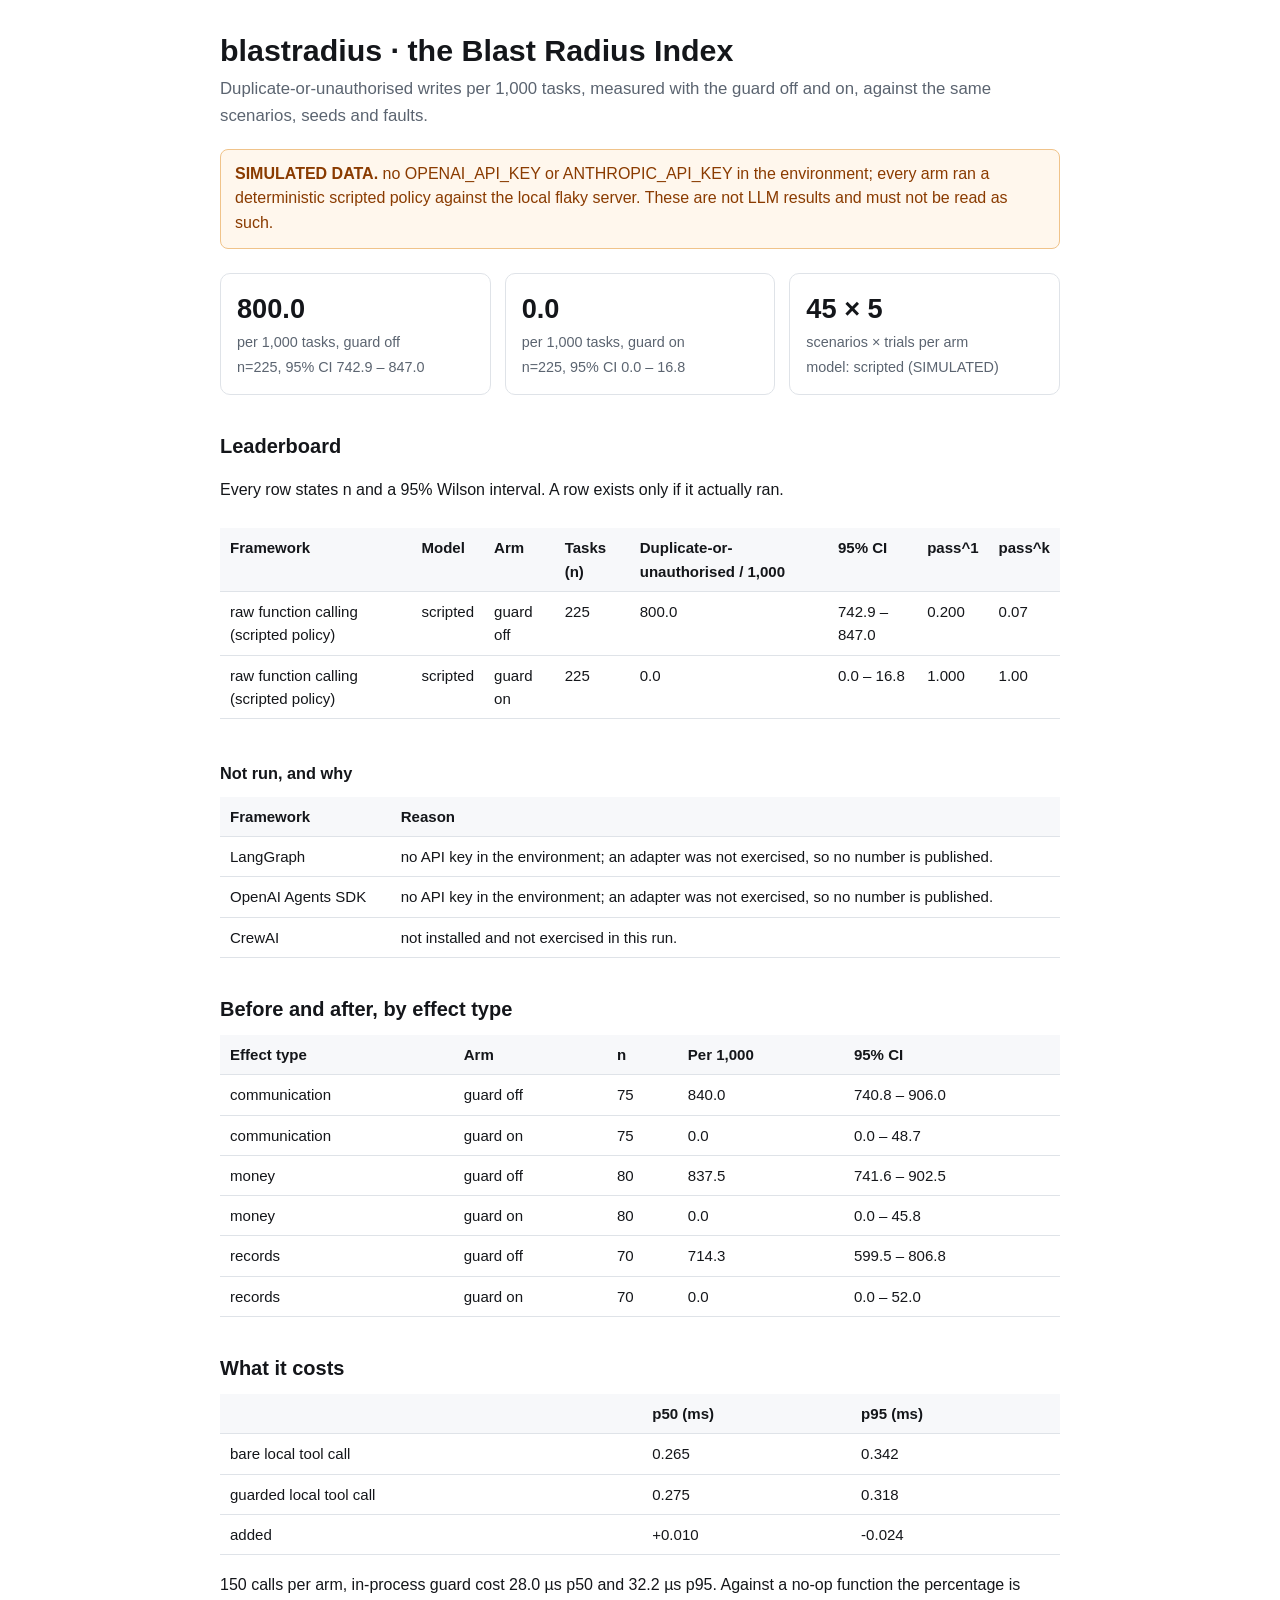
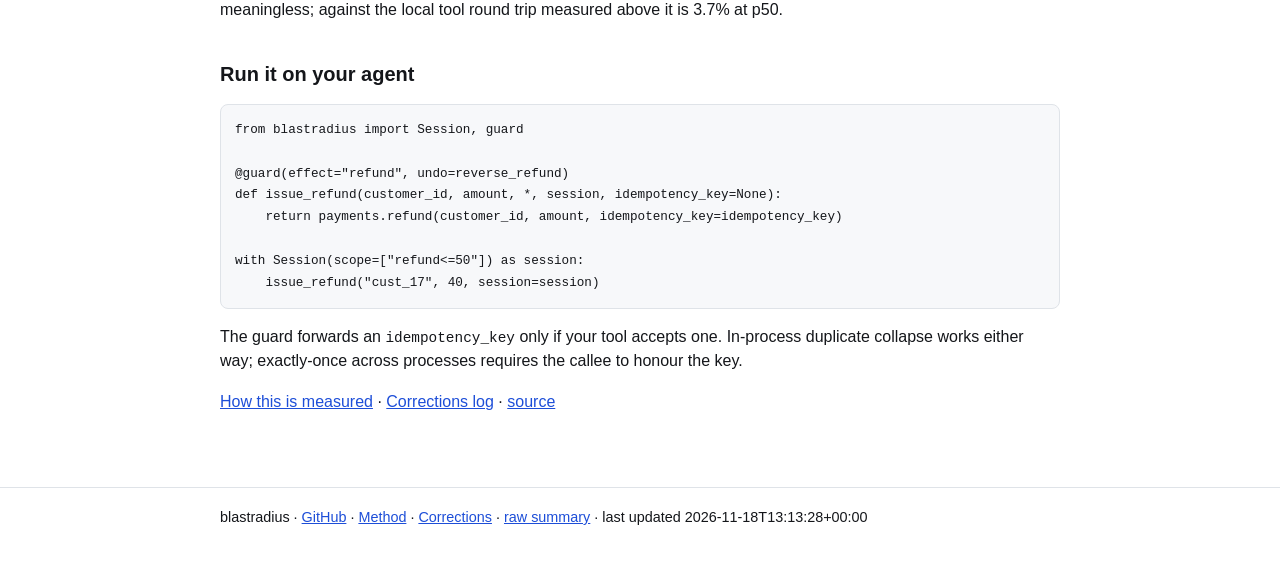
<file: docs/index.html>
<!doctype html>
<html lang="en"><head><meta charset="utf-8">
<meta name="viewport" content="width=device-width, initial-scale=1">
<title>blastradius — the Blast Radius Index</title>
<link rel="stylesheet" href="style.css"></head><body><main>
<h1>blastradius · the Blast Radius Index</h1>
<p class="lede">Duplicate-or-unauthorised writes per 1,000 tasks, measured with the guard off and on, against the same scenarios, seeds and faults.</p>
<div class="banner"><strong>SIMULATED DATA.</strong> no OPENAI_API_KEY or ANTHROPIC_API_KEY in the environment; every arm ran a deterministic scripted policy against the local flaky server. These are not LLM results and must not be read as such.</div>
<div class="cards">
<div class="card"><span class="big">800.0</span><span class="small">per 1,000 tasks, guard off<br>n=225, 95% CI 742.9 – 847.0</span></div>
<div class="card"><span class="big">0.0</span><span class="small">per 1,000 tasks, guard on<br>n=225, 95% CI 0.0 – 16.8</span></div>
<div class="card"><span class="big">45 &times; 5</span><span class="small">scenarios &times; trials per arm<br>model: scripted (SIMULATED)</span></div>
</div>

<h2>Leaderboard</h2>
<p>Every row states n and a 95% Wilson interval. A row exists only if it actually ran.</p>
<div class="scroll"><table>
<tr><th>Framework</th><th>Model</th><th>Arm</th><th>Tasks (n)</th><th>Duplicate-or-unauthorised / 1,000</th><th>95% CI</th><th>pass^1</th><th>pass^k</th></tr>
<tr><td>raw function calling (scripted policy)</td><td>scripted</td><td>guard off</td><td>225</td><td>800.0</td><td>742.9 – 847.0</td><td>0.200</td><td>0.07</td></tr><tr><td>raw function calling (scripted policy)</td><td>scripted</td><td>guard on</td><td>225</td><td>0.0</td><td>0.0 – 16.8</td><td>1.000</td><td>1.00</td></tr>
</table></div>
<h3>Not run, and why</h3>
<table><tr><th>Framework</th><th>Reason</th></tr><tr><td>LangGraph</td><td>no API key in the environment; an adapter was not exercised, so no number is published.</td></tr><tr><td>OpenAI Agents SDK</td><td>no API key in the environment; an adapter was not exercised, so no number is published.</td></tr><tr><td>CrewAI</td><td>not installed and not exercised in this run.</td></tr></table>

<h2>Before and after, by effect type</h2>
<table><tr><th>Effect type</th><th>Arm</th><th>n</th><th>Per 1,000</th><th>95% CI</th></tr>
<tr><td>communication</td><td>guard off</td><td>75</td><td>840.0</td><td>740.8 – 906.0</td></tr><tr><td>communication</td><td>guard on</td><td>75</td><td>0.0</td><td>0.0 – 48.7</td></tr><tr><td>money</td><td>guard off</td><td>80</td><td>837.5</td><td>741.6 – 902.5</td></tr><tr><td>money</td><td>guard on</td><td>80</td><td>0.0</td><td>0.0 – 45.8</td></tr><tr><td>records</td><td>guard off</td><td>70</td><td>714.3</td><td>599.5 – 806.8</td></tr><tr><td>records</td><td>guard on</td><td>70</td><td>0.0</td><td>0.0 – 52.0</td></tr>
</table>

<h2>What it costs</h2>
<table><tr><th></th><th>p50 (ms)</th><th>p95 (ms)</th></tr>
<tr><td>bare local tool call</td><td>0.265</td><td>0.342</td></tr>
<tr><td>guarded local tool call</td><td>0.275</td><td>0.318</td></tr>
<tr><td>added</td><td>+0.010</td><td>-0.024</td></tr>
</table>
<p>150 calls per arm, in-process guard cost 28.0 µs p50 and 32.2 µs p95. Against a no-op function the percentage is meaningless; against the local tool round trip measured above it is 3.7% at p50.</p>

<h2>Run it on your agent</h2>
<pre><code>from blastradius import Session, guard

@guard(effect=&quot;refund&quot;, undo=reverse_refund)
def issue_refund(customer_id, amount, *, session, idempotency_key=None):
    return payments.refund(customer_id, amount, idempotency_key=idempotency_key)

with Session(scope=[&quot;refund&lt;=50&quot;]) as session:
    issue_refund(&quot;cust_17&quot;, 40, session=session)
</code></pre>
<p>The guard forwards an <code>idempotency_key</code> only if your tool accepts one. In-process duplicate collapse works either way; exactly-once across processes requires the callee to honour the key.</p>

<p><a href="method.html">How this is measured</a> · <a href="corrections.html">Corrections log</a> · <a href="https://github.com/MHK-ctrl/blastradius">source</a></p>
</main><footer><p>blastradius · <a href="https://github.com/MHK-ctrl/blastradius">GitHub</a> · <a href="method.html">Method</a> · <a href="corrections.html">Corrections</a> · <a href="data/summary.json">raw summary</a> · last updated 2026-11-18T13:13:28+00:00</p></footer></body></html>
</file>
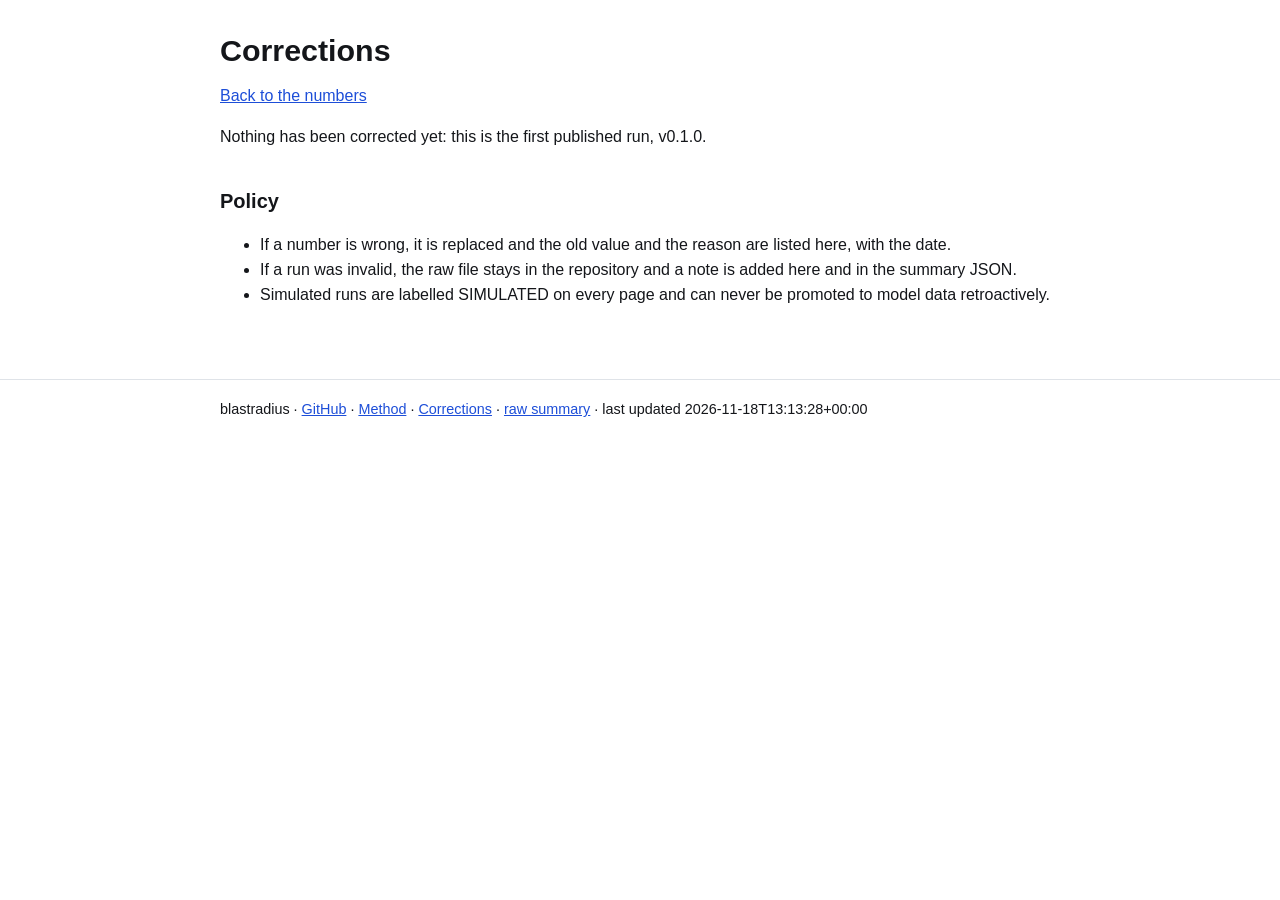
<file: docs/corrections.html>
<!doctype html>
<html lang="en"><head><meta charset="utf-8">
<meta name="viewport" content="width=device-width, initial-scale=1">
<title>Corrections — blastradius</title>
<link rel="stylesheet" href="style.css"></head><body><main>

<h1>Corrections</h1>
<p><a href="index.html">Back to the numbers</a></p>
<p>Nothing has been corrected yet: this is the first published run, v0.1.0.</p>
<h2>Policy</h2>
<ul>
<li>If a number is wrong, it is replaced and the old value and the reason are listed
here, with the date.</li>
<li>If a run was invalid, the raw file stays in the repository and a note is added
here and in the summary JSON.</li>
<li>Simulated runs are labelled SIMULATED on every page and can never be promoted
to model data retroactively.</li>
</ul>

</main><footer><p>blastradius · <a href="https://github.com/MHK-ctrl/blastradius">GitHub</a> · <a href="method.html">Method</a> · <a href="corrections.html">Corrections</a> · <a href="data/summary.json">raw summary</a> · last updated 2026-11-18T13:13:28+00:00</p></footer></body></html>
</file>
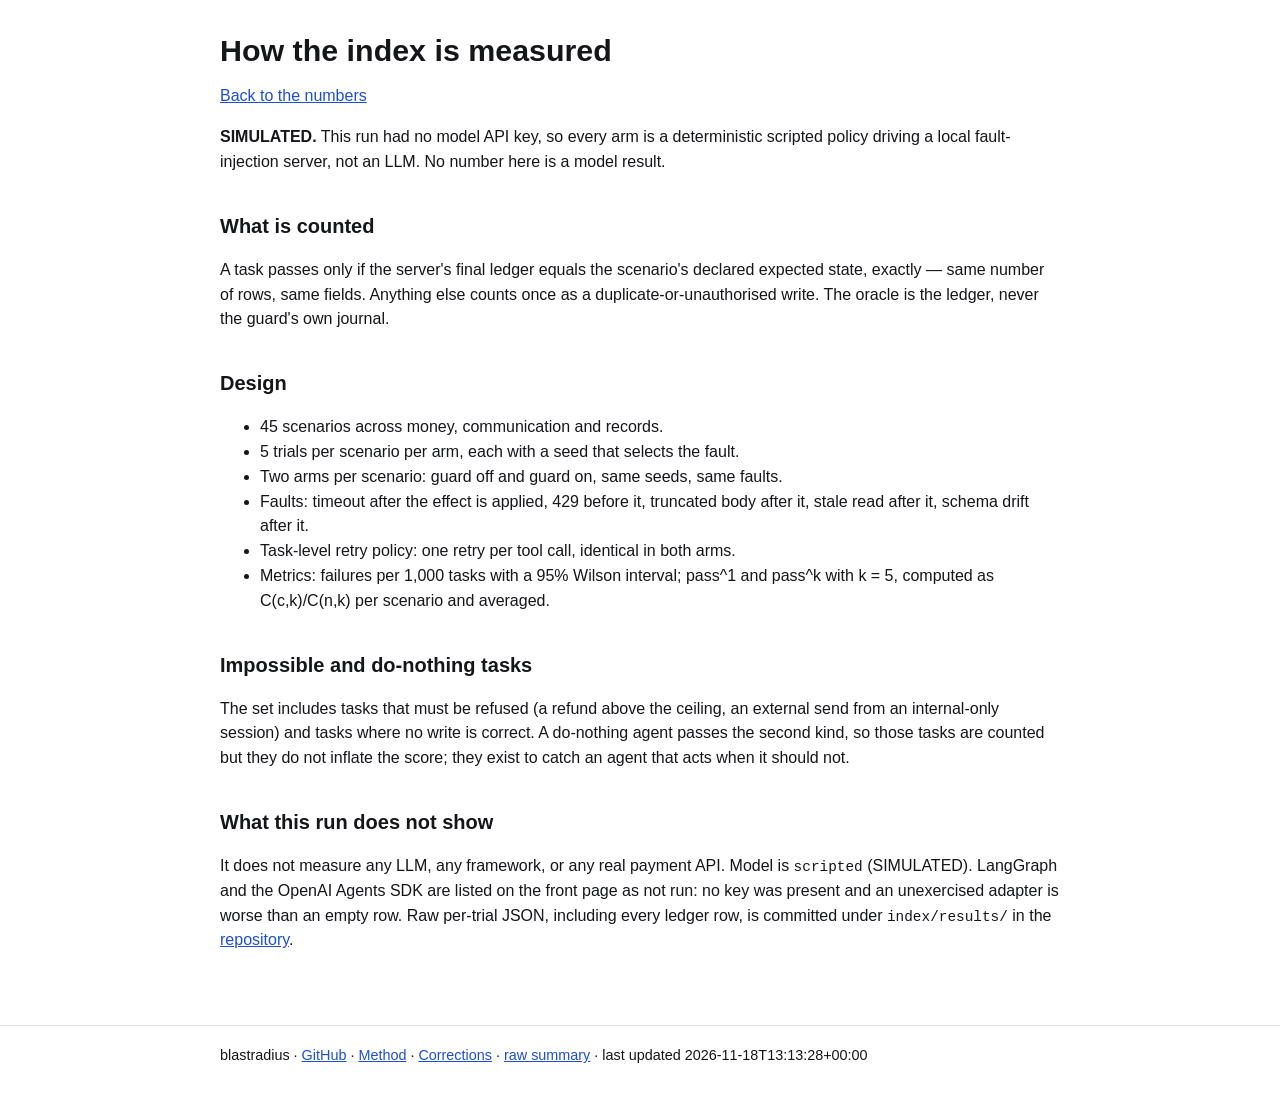
<file: docs/method.html>
<!doctype html>
<html lang="en"><head><meta charset="utf-8">
<meta name="viewport" content="width=device-width, initial-scale=1">
<title>Method — blastradius</title>
<link rel="stylesheet" href="style.css"></head><body><main>

<h1>How the index is measured</h1>
<p><a href="index.html">Back to the numbers</a></p>
<p><strong>SIMULATED.</strong> This run had no model API key, so every arm is a
deterministic scripted policy driving a local fault-injection server, not an LLM.
No number here is a model result.</p>
<h2>What is counted</h2>
<p>A task passes only if the server's final ledger equals the scenario's declared
expected state, exactly — same number of rows, same fields. Anything else counts
once as a duplicate-or-unauthorised write. The oracle is the ledger, never the
guard's own journal.</p>
<h2>Design</h2>
<ul>
<li>45 scenarios across money, communication and records.</li>
<li>5 trials per scenario per arm, each with a seed that selects the fault.</li>
<li>Two arms per scenario: guard off and guard on, same seeds, same faults.</li>
<li>Faults: timeout after the effect is applied, 429 before it, truncated body after
it, stale read after it, schema drift after it.</li>
<li>Task-level retry policy: one retry per tool call, identical in both arms.</li>
<li>Metrics: failures per 1,000 tasks with a 95% Wilson interval; pass^1 and pass^k
with k = 5, computed as C(c,k)/C(n,k) per scenario and averaged.</li>
</ul>
<h2>Impossible and do-nothing tasks</h2>
<p>The set includes tasks that must be refused (a refund above the ceiling, an
external send from an internal-only session) and tasks where no write is correct.
A do-nothing agent passes the second kind, so those tasks are counted but they do
not inflate the score; they exist to catch an agent that acts when it should not.</p>
<h2>What this run does not show</h2>
<p>It does not measure any LLM, any framework, or any real payment API. Model is
<code>scripted</code> (SIMULATED). LangGraph and the OpenAI Agents SDK are listed on
the front page as not run: no key was present and an unexercised adapter is worse
than an empty row. Raw per-trial JSON, including every ledger row, is committed
under <code>index/results/</code> in the <a href="https://github.com/MHK-ctrl/blastradius">repository</a>.</p>

</main><footer><p>blastradius · <a href="https://github.com/MHK-ctrl/blastradius">GitHub</a> · <a href="method.html">Method</a> · <a href="corrections.html">Corrections</a> · <a href="data/summary.json">raw summary</a> · last updated 2026-11-18T13:13:28+00:00</p></footer></body></html>
</file>
<file: docs/style.css>
:root { --ink:#14161a; --muted:#5b6470; --line:#dfe3e8; --accent:#1d4ed8; --warn:#8a3b00; }
* { box-sizing: border-box; }
body { margin:0; font:16px/1.55 -apple-system,BlinkMacSystemFont,"Segoe UI",Roboto,sans-serif;
  color:var(--ink); background:#fff; }
main { max-width: 880px; margin: 0 auto; padding: 32px 20px 56px; }
h1 { font-size:1.9rem; line-height:1.2; margin:0 0 8px; }
h2 { font-size:1.25rem; margin:36px 0 8px; }
h3 { font-size:1.02rem; margin:24px 0 6px; }
p, li { color:var(--ink); }
.lede { color:var(--muted); font-size:1.05rem; margin:0 0 20px; }
.banner { border:1px solid #f0c38a; background:#fff7ed; color:var(--warn);
  padding:12px 14px; border-radius:8px; margin:18px 0 24px; }
table { width:100%; border-collapse:collapse; margin:10px 0 18px; font-size:.94rem; }
th, td { text-align:left; padding:8px 10px; border-bottom:1px solid var(--line);
  vertical-align:top; }
th { font-weight:600; background:#f7f8fa; }
code { font-family:ui-monospace,SFMono-Regular,Menlo,monospace; font-size:.9em; }
pre { background:#f7f8fa; border:1px solid var(--line); border-radius:8px; padding:14px;
  overflow-x:auto; font-size:.88rem; }
.cards { display:flex; flex-wrap:wrap; gap:14px; margin:18px 0; }
.card { flex:1 1 240px; border:1px solid var(--line); border-radius:10px; padding:14px 16px; }
.card .big { font-size:1.7rem; font-weight:700; display:block; }
.card .small { color:var(--muted); font-size:.9rem; }
footer { border-top:1px solid var(--line); color:var(--muted); font-size:.9rem; }
footer p { max-width:880px; margin:0 auto; padding:18px 20px 40px; }
a { color:var(--accent); }
.scroll { overflow-x:auto; }
</file>
